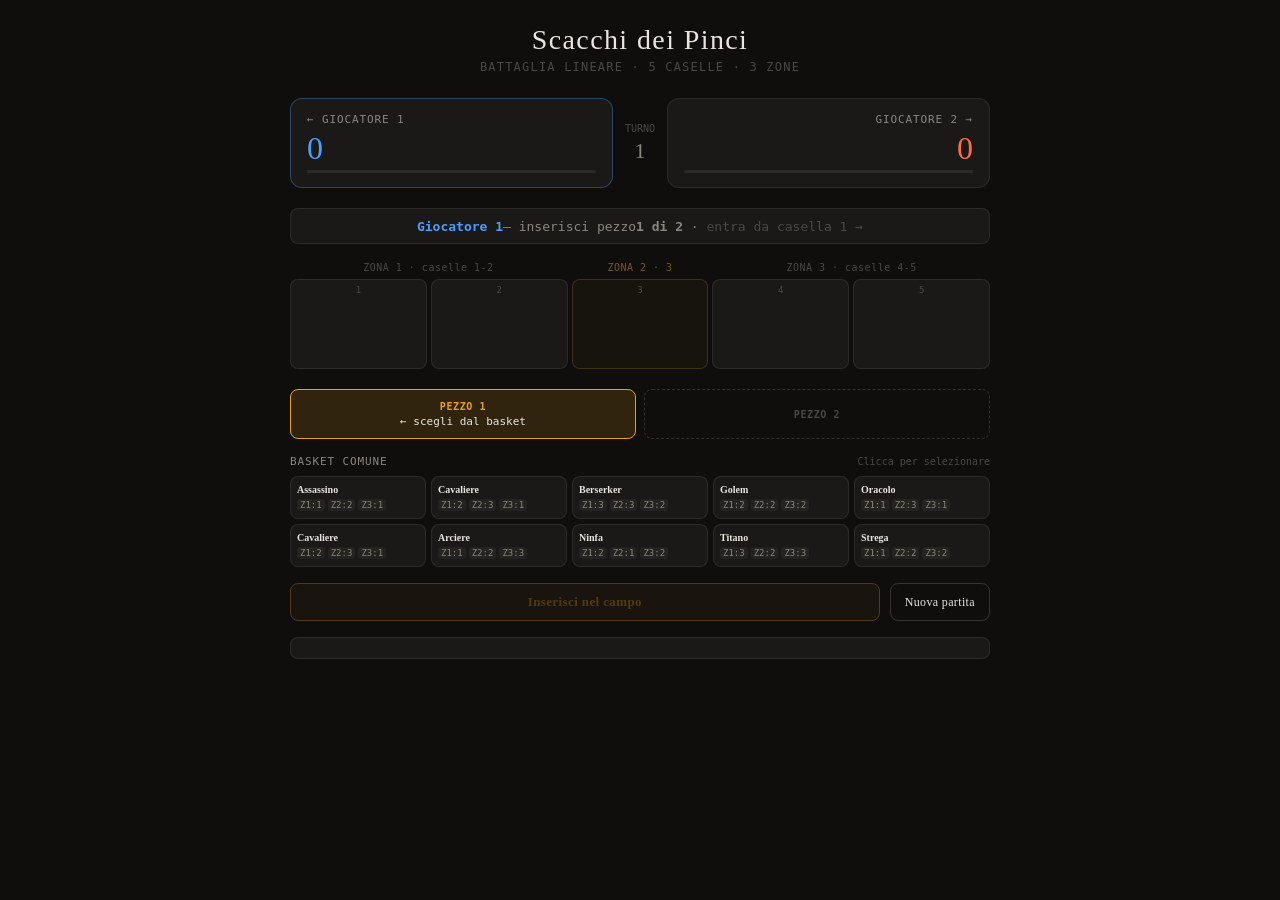
<file: scacchi_dei_pinci.html>
<!DOCTYPE html>
<html lang="it">
<head>
<meta charset="UTF-8">
<meta name="viewport" content="width=device-width, initial-scale=1.0">
<title>Scacchi dei Pinci</title>
<style>
  :root {
    --bg: #0f0e0d;
    --bg2: #1a1917;
    --bg3: #242320;
    --border: rgba(255,255,255,0.08);
    --border2: rgba(255,255,255,0.15);
    --text: #e8e5df;
    --text2: #8a8780;
    --text3: #4a4845;
    --p1: #4a9eff;
    --p1bg: rgba(74,158,255,0.12);
    --p1border: rgba(74,158,255,0.35);
    --p2: #ff6b47;
    --p2bg: rgba(255,107,71,0.12);
    --p2border: rgba(255,107,71,0.35);
    --gold: #e8a020;
    --goldbg: rgba(232,160,32,0.15);
    --radius: 8px;
    --radius-lg: 12px;
  }

  * { box-sizing: border-box; margin: 0; padding: 0; }

  body {
    background: var(--bg);
    color: var(--text);
    font-family: 'Georgia', serif;
    min-height: 100vh;
    display: flex;
    align-items: flex-start;
    justify-content: center;
    padding: 24px 16px;
  }

  #app { width: 100%; max-width: 700px; }

  /* HEADER */
  .header {
    text-align: center;
    margin-bottom: 24px;
  }
  .header h1 {
    font-size: 28px;
    font-weight: normal;
    letter-spacing: 0.05em;
    color: var(--text);
    margin-bottom: 4px;
  }
  .header p { font-size: 12px; color: var(--text3); font-family: monospace; letter-spacing: 0.1em; }

  /* SCOREBOARD */
  .scoreboard {
    display: grid;
    grid-template-columns: 1fr auto 1fr;
    gap: 12px;
    margin-bottom: 20px;
    align-items: center;
  }
  .score-card {
    background: var(--bg2);
    border: 1px solid var(--border);
    border-radius: var(--radius-lg);
    padding: 14px 16px;
    transition: border-color 0.25s;
  }
  .score-card.p1 { text-align: left; }
  .score-card.p2 { text-align: right; }
  .score-card.active.p1 { border-color: var(--p1border); }
  .score-card.active.p2 { border-color: var(--p2border); }
  .sc-label { font-size: 11px; color: var(--text2); margin-bottom: 6px; font-family: monospace; letter-spacing: 0.08em; }
  .sc-pts { font-size: 32px; line-height: 1; margin-bottom: 6px; }
  .score-card.p1 .sc-pts { color: var(--p1); }
  .score-card.p2 .sc-pts { color: var(--p2); }
  .sc-bar { height: 3px; background: var(--border); border-radius: 2px; overflow: hidden; }
  .sc-fill { height: 100%; border-radius: 2px; transition: width 0.5s ease; }
  .score-card.p1 .sc-fill { background: var(--p1); }
  .score-card.p2 .sc-fill { background: var(--p2); }
  .score-mid { text-align: center; }
  .sc-turn-label { font-size: 10px; color: var(--text3); font-family: monospace; margin-bottom: 4px; }
  .sc-turn-num { font-size: 22px; color: var(--text2); }

  /* TURN INFO */
  .turn-banner {
    text-align: center;
    font-family: monospace;
    font-size: 13px;
    color: var(--text2);
    margin-bottom: 16px;
    padding: 8px 16px;
    background: var(--bg2);
    border-radius: var(--radius);
    border: 1px solid var(--border);
    min-height: 36px;
    display: flex;
    align-items: center;
    justify-content: center;
  }
  .turn-banner .hl-p1 { color: var(--p1); font-weight: bold; }
  .turn-banner .hl-p2 { color: var(--p2); font-weight: bold; }

  /* CAMPO */
  .field-section { margin-bottom: 20px; }
  .zone-row {
    display: grid;
    grid-template-columns: 2fr 1fr 2fr;
    gap: 4px;
    margin-bottom: 4px;
  }
  .zone-lbl {
    font-size: 10px;
    color: var(--text3);
    text-align: center;
    font-family: monospace;
    letter-spacing: 0.05em;
    padding: 2px 0;
  }
  .field-row {
    display: grid;
    grid-template-columns: repeat(5, 1fr);
    gap: 4px;
  }
  .cell {
    background: var(--bg2);
    border: 1px solid var(--border);
    border-radius: var(--radius);
    min-height: 90px;
    display: flex;
    flex-direction: column;
    padding: 5px 4px;
    gap: 4px;
    position: relative;
    transition: box-shadow 0.15s, border-color 0.15s;
  }
  .cell.zone-center { border-color: rgba(232,160,32,0.2); background: rgba(232,160,32,0.04); }
  .cell.combat-flash { box-shadow: 0 0 0 2px var(--gold); border-color: var(--gold); }
  .cell-num {
    font-size: 9px;
    color: var(--text3);
    font-family: monospace;
    text-align: center;
    margin-bottom: 2px;
  }
  .piece-chip {
    border-radius: 5px;
    padding: 4px 5px;
    font-size: 9px;
    line-height: 1.4;
    position: relative;
  }
  .piece-chip.pc-p1 { background: var(--p1bg); border: 1px solid var(--p1border); }
  .piece-chip.pc-p2 { background: var(--p2bg); border: 1px solid var(--p2border); }
  .pc-name { font-weight: bold; font-size: 9px; white-space: nowrap; overflow: hidden; text-overflow: ellipsis; }
  .pc-p1 .pc-name { color: var(--p1); }
  .pc-p2 .pc-name { color: var(--p2); }
  .pc-vals { color: var(--text2); font-family: monospace; font-size: 8px; }
  .pc-zone-hi { color: var(--gold); font-weight: bold; }

  /* PHASE INDICATOR */
  .phase-indicator {
    display: grid;
    grid-template-columns: 1fr 1fr;
    gap: 8px;
    margin-bottom: 16px;
  }
  .phase-slot {
    border: 1px dashed var(--border2);
    border-radius: var(--radius);
    padding: 8px 10px;
    min-height: 50px;
    display: flex;
    flex-direction: column;
    align-items: center;
    justify-content: center;
    font-size: 11px;
    color: var(--text3);
    font-family: monospace;
    transition: border-color 0.2s, background 0.2s;
    text-align: center;
    gap: 3px;
  }
  .phase-slot.ps-done {
    border-style: solid;
    border-color: var(--border2);
    background: var(--bg2);
    color: var(--text2);
  }
  .phase-slot.ps-active {
    border-style: solid;
    border-color: var(--gold);
    background: var(--goldbg);
    color: var(--text);
  }
  .phase-slot.ps-active .ps-label { color: var(--gold); }
  .ps-label { font-size: 10px; font-weight: bold; letter-spacing: 0.06em; }
  .ps-piece-name { font-size: 12px; font-weight: bold; }
  .ps-piece-vals { font-size: 10px; color: var(--text2); }

  /* BASKET */
  .basket-header {
    display: flex;
    justify-content: space-between;
    align-items: center;
    margin-bottom: 8px;
  }
  .basket-label { font-size: 11px; color: var(--text2); font-family: monospace; letter-spacing: 0.08em; }
  .basket-hint { font-size: 10px; color: var(--text3); font-family: monospace; }
  .basket-grid {
    display: grid;
    grid-template-columns: repeat(5, 1fr);
    gap: 5px;
    margin-bottom: 16px;
  }
  .bcard {
    background: var(--bg2);
    border: 1px solid var(--border);
    border-radius: var(--radius);
    padding: 7px 6px;
    cursor: pointer;
    transition: border-color 0.15s, background 0.15s, transform 0.1s;
    user-select: none;
  }
  .bcard:hover { border-color: var(--border2); background: var(--bg3); }
  .bcard:active { transform: scale(0.97); }
  .bcard.selected { border-color: var(--gold); background: var(--goldbg); }
  .bcard.disabled { opacity: 0.3; cursor: not-allowed; pointer-events: none; }
  .bc-name { font-size: 10px; font-weight: bold; color: var(--text); margin-bottom: 4px; white-space: nowrap; overflow: hidden; text-overflow: ellipsis; }
  .bc-vals { display: flex; gap: 3px; flex-wrap: wrap; }
  .bcv { font-size: 9px; font-family: monospace; padding: 1px 3px; border-radius: 3px; background: var(--bg3); color: var(--text2); }

  /* ACTION BUTTON */
  .action-row {
    display: flex;
    gap: 10px;
    margin-bottom: 16px;
  }
  .btn {
    flex: 1;
    padding: 10px 16px;
    font-size: 13px;
    border-radius: var(--radius);
    border: 1px solid var(--border2);
    background: transparent;
    color: var(--text);
    cursor: pointer;
    font-family: 'Georgia', serif;
    transition: background 0.15s, opacity 0.15s;
    letter-spacing: 0.03em;
  }
  .btn:hover { background: var(--bg3); }
  .btn:active { transform: scale(0.98); }
  .btn:disabled { opacity: 0.3; cursor: not-allowed; }
  .btn.btn-insert {
    border-color: var(--gold);
    color: var(--gold);
    background: var(--goldbg);
    font-weight: bold;
  }
  .btn.btn-insert:hover { background: rgba(232,160,32,0.25); }
  .btn.btn-insert:disabled { opacity: 0.3; cursor: not-allowed; background: var(--goldbg); }
  .btn.btn-small { flex: none; padding: 10px 14px; font-size: 12px; }

  /* LOG */
  .log-wrap { background: var(--bg2); border: 1px solid var(--border); border-radius: var(--radius); padding: 10px 12px; max-height: 120px; overflow-y: auto; }
  .log-entry { font-size: 11px; font-family: monospace; line-height: 1.8; color: var(--text2); }
  .log-entry.le-combat { color: var(--text); }
  .lc-p1 { color: var(--p1); }
  .lc-p2 { color: var(--p2); }
  .lc-gold { color: var(--gold); font-weight: bold; }
  .lc-dim { color: var(--text3); }

  /* WINNER OVERLAY */
  .overlay {
    display: none;
    position: fixed;
    inset: 0;
    background: rgba(0,0,0,0.75);
    align-items: center;
    justify-content: center;
    z-index: 999;
  }
  .overlay.show { display: flex; }
  .win-box {
    background: var(--bg2);
    border: 1px solid var(--border2);
    border-radius: var(--radius-lg);
    padding: 40px 32px;
    text-align: center;
    max-width: 320px;
    width: 90%;
  }
  .win-icon { font-size: 40px; margin-bottom: 12px; }
  .win-title { font-size: 24px; font-weight: normal; margin-bottom: 8px; }
  .win-score { font-size: 14px; color: var(--text2); font-family: monospace; margin-bottom: 28px; }
  .win-btn {
    width: 100%;
    padding: 12px;
    background: var(--gold);
    color: var(--bg);
    border: none;
    border-radius: var(--radius);
    font-size: 14px;
    cursor: pointer;
    font-family: 'Georgia', serif;
    font-weight: bold;
    transition: opacity 0.15s;
  }
  .win-btn:hover { opacity: 0.85; }

  /* Responsive small screens */
  @media (max-width: 480px) {
    .basket-grid { grid-template-columns: repeat(5, 1fr); }
    .bc-name { font-size: 9px; }
    .cell { min-height: 78px; }
  }
</style>
</head>
<body>
<div id="app">
  <div class="header">
    <h1>Scacchi dei Pinci</h1>
    <p>BATTAGLIA LINEARE · 5 CASELLE · 3 ZONE</p>
  </div>

  <!-- SCOREBOARD -->
  <div class="scoreboard">
    <div class="score-card p1" id="sc1">
      <div class="sc-label">← GIOCATORE 1</div>
      <div class="sc-pts" id="pts1">0</div>
      <div class="sc-bar"><div class="sc-fill" id="bar1" style="width:0%"></div></div>
    </div>
    <div class="score-mid">
      <div class="sc-turn-label">TURNO</div>
      <div class="sc-turn-num" id="tnum">1</div>
    </div>
    <div class="score-card p2" id="sc2">
      <div class="sc-label" style="text-align:right">GIOCATORE 2 →</div>
      <div class="sc-pts" style="text-align:right" id="pts2">0</div>
      <div class="sc-bar"><div class="sc-fill" id="bar2" style="width:0%"></div></div>
    </div>
  </div>

  <!-- TURN BANNER -->
  <div class="turn-banner" id="tbanner"></div>

  <!-- CAMPO -->
  <div class="field-section">
    <div class="zone-row">
      <div class="zone-lbl">ZONA 1 · caselle 1-2</div>
      <div class="zone-lbl" style="color:rgba(232,160,32,0.5)">ZONA 2 · 3</div>
      <div class="zone-lbl">ZONA 3 · caselle 4-5</div>
    </div>
    <div class="field-row" id="field"></div>
  </div>

  <!-- PHASE SLOTS -->
  <div class="phase-indicator" id="phase-slots"></div>

  <!-- BASKET -->
  <div class="basket-header">
    <span class="basket-label">BASKET COMUNE</span>
    <span class="basket-hint" id="basket-hint"></span>
  </div>
  <div class="basket-grid" id="bgrid"></div>

  <!-- ACTIONS -->
  <div class="action-row">
    <button class="btn btn-insert" id="btn-ins" onclick="doInsert()" disabled>Inserisci nel campo</button>
    <button class="btn btn-small" onclick="resetGame()">Nuova partita</button>
  </div>

  <!-- LOG -->
  <div class="log-wrap" id="log"></div>
</div>

<!-- WINNER OVERLAY -->
<div class="overlay" id="overlay">
  <div class="win-box">
    <div class="win-icon">🏆</div>
    <div class="win-title" id="wtitle"></div>
    <div class="win-score" id="wscore"></div>
    <button class="win-btn" onclick="resetGame()">Nuova partita</button>
  </div>
</div>

<script>
// ─── DATI ────────────────────────────────────────────────────────────────────
const ALL_PIECES = [
  {name:"Guerriero",  z:[3,1,2]},
  {name:"Arciere",    z:[1,2,3]},
  {name:"Cavaliere",  z:[2,3,1]},
  {name:"Mago",       z:[1,3,2]},
  {name:"Paladin",    z:[3,2,1]},
  {name:"Ladro",      z:[2,1,3]},
  {name:"Drago",      z:[3,3,1]},
  {name:"Golem",      z:[2,2,2]},
  {name:"Strega",     z:[1,2,2]},
  {name:"Eroe",       z:[2,3,3]},
  {name:"Guardiano",  z:[3,1,1]},
  {name:"Fantasma",   z:[1,1,3]},
  {name:"Titano",     z:[3,2,3]},
  {name:"Ninfa",      z:[2,1,2]},
  {name:"Oracolo",    z:[1,3,1]},
  {name:"Berserker",  z:[3,3,2]},
  {name:"Sciamano",   z:[2,2,3]},
  {name:"Assassino",  z:[1,2,1]},
  {name:"Colossus",   z:[3,1,3]},
  {name:"Elementale", z:[2,3,2]},
];

const WIN_PTS = 30;

// zona (0-indexed) per ogni cella (0-indexed)
// cella 0,1 → zona 0 ; cella 2 → zona 1 ; cella 3,4 → zona 2
function zoneOf(c) { return c <= 1 ? 0 : c === 2 ? 1 : 2; }

// ─── STATO ───────────────────────────────────────────────────────────────────
let uid = 0;
function makePiece() {
  const t = ALL_PIECES[Math.floor(Math.random() * ALL_PIECES.length)];
  return { name: t.name, z: [...t.z], id: uid++ };
}

let G = {};

function initGame() {
  G = {
    pts:       [0, 0],
    turnNum:   1,
    // A chi tocca: 0=G1, 1=G2
    turn:      0,
    // Quale dei 2 pezzi del turno sta inserendo (0 o 1)
    pieceStep: 0,
    // Pipe: 5 celle, ogni cella ha p1 e p2 (il pezzo che occupa quella posizione, o null)
    pipe:      Array(5).fill(null).map(() => ({ p1: null, p2: null })),
    // Basket: 10 pezzi
    basket:    Array(10).fill(null).map(makePiece),
    // Indice basket selezionato (-1 = nessuno)
    selected:  -1,
    // Log stringhe HTML
    log:       [],
    over:      false,
  };
  renderAll();
}

// ─── LOGICA DI GIOCO ─────────────────────────────────────────────────────────

/**
 * Inserisce il pezzo nella pipe.
 * G1 inserisce sempre da sinistra (cella 0): tutto shift destra.
 * G2 inserisce sempre da destra (cella 4): tutto shift sinistra.
 */
function insertIntoPipe(piece) {
  const pipe = G.pipe;
  if (G.turn === 0) {
    // shift right: cella[4].p1 = cella[3].p1, ..., cella[0].p1 = pezzo
    for (let i = 4; i > 0; i--) pipe[i].p1 = pipe[i-1].p1;
    pipe[0].p1 = piece;
  } else {
    // shift left: cella[0].p2 = cella[1].p2, ..., cella[4].p2 = pezzo
    for (let i = 0; i < 4; i++) pipe[i].p2 = pipe[i+1].p2;
    pipe[4].p2 = piece;
  }
}

/**
 * Controlla tutti i combattimenti: ogni cella dove c'è sia p1 che p2.
 * Ritorna array di { cell, zone, p1, p2, winner } per animazioni/log.
 */
function resolveCombats() {
  const results = [];
  for (let c = 0; c < 5; c++) {
    const slot = G.pipe[c];
    if (!slot.p1 || !slot.p2) continue;
    const z = zoneOf(c);
    const v1 = slot.p1.z[z];
    const v2 = slot.p2.z[z];
    let winner = 0; // 0=pareggio, 1=G1, 2=G2
    if (v1 > v2) { G.pts[0]++; winner = 1; }
    else if (v2 > v1) { G.pts[1]++; winner = 2; }
    results.push({ cell: c, zone: z, p1: slot.p1, p2: slot.p2, v1, v2, winner });
  }
  return results;
}

function checkWin() {
  if (G.pts[0] >= WIN_PTS || G.pts[1] >= WIN_PTS) {
    G.over = true;
  }
}

// ─── INTERAZIONE ─────────────────────────────────────────────────────────────

function selectCard(idx) {
  if (G.over) return;
  G.selected = G.selected === idx ? -1 : idx;
  renderBasket();
  renderPhaseSlots();
  document.getElementById('btn-ins').disabled = G.selected < 0;
}

function doInsert() {
  if (G.selected < 0 || G.over) return;

  const piece = G.basket[G.selected];
  const pName = G.turn === 0 ? 'G1' : 'G2';
  const pStep = G.pieceStep + 1;

  // Log inserimento
  addLog(`<span class="${G.turn===0?'lc-p1':'lc-p2'}">${pName}</span> inserisce pezzo <b>${pStep}/2</b>: <b>${piece.name}</b> <span class="lc-dim">[Z1:${piece.z[0]} Z2:${piece.z[1]} Z3:${piece.z[2]}]</span>`);

  // Inserisci nella pipe
  insertIntoPipe(piece);

  // Risolvi combattimenti
  const fights = resolveCombats();
  fights.forEach(f => {
    let msg;
    if (f.winner === 1) {
      msg = `<span class="lc-gold">⚔</span> Casella ${f.cell+1} zona ${f.zone+1}: <span class="lc-p1">${f.p1.name}</span> <b>${f.v1}</b> > <span class="lc-p2">${f.p2.name}</span> ${f.v2} → <span class="lc-gold">+1 G1</span>`;
    } else if (f.winner === 2) {
      msg = `<span class="lc-gold">⚔</span> Casella ${f.cell+1} zona ${f.zone+1}: <span class="lc-p2">${f.p2.name}</span> <b>${f.v2}</b> > <span class="lc-p1">${f.p1.name}</span> ${f.v1} → <span class="lc-gold">+1 G2</span>`;
    } else {
      msg = `<span class="lc-dim">≈</span> Casella ${f.cell+1} zona ${f.zone+1}: ${f.p1.name} ${f.v1} = ${f.p2.name} ${f.v2} — <span class="lc-dim">pareggio</span>`;
    }
    addLog(msg, true);
    flashCell(f.cell);
  });

  // Rimpiazza il pezzo nel basket
  G.basket[G.selected] = makePiece();
  G.selected = -1;

  // Avanza il passo del turno
  if (G.pieceStep === 0) {
    G.pieceStep = 1;
  } else {
    G.pieceStep = 0;
    G.turn = 1 - G.turn;
    if (G.turn === 0) G.turnNum++;
  }

  checkWin();
  renderAll();

  if (G.over) {
    setTimeout(showWinner, 600);
  }
}

function showWinner() {
  const w = G.pts[0] >= WIN_PTS ? 'Giocatore 1' : 'Giocatore 2';
  const wp = Math.max(G.pts[0], G.pts[1]);
  const lp = Math.min(G.pts[0], G.pts[1]);
  document.getElementById('wtitle').textContent = w + ' vince!';
  document.getElementById('wscore').textContent = `Punteggio finale: ${wp} – ${lp}`;
  document.getElementById('overlay').classList.add('show');
}

function resetGame() {
  document.getElementById('overlay').classList.remove('show');
  initGame();
}

function flashCell(idx) {
  const cells = document.querySelectorAll('.cell');
  if (!cells[idx]) return;
  cells[idx].classList.add('combat-flash');
  setTimeout(() => cells[idx].classList.remove('combat-flash'), 700);
}

function addLog(html, isCombat) {
  G.log.push({ html, isCombat: !!isCombat });
  if (G.log.length > 60) G.log.shift();
}

// ─── RENDER ──────────────────────────────────────────────────────────────────

function renderAll() {
  renderScore();
  renderBanner();
  renderField();
  renderPhaseSlots();
  renderBasket();
  renderLog();
}

function renderScore() {
  document.getElementById('pts1').textContent = G.pts[0];
  document.getElementById('pts2').textContent = G.pts[1];
  document.getElementById('bar1').style.width = Math.min(100, G.pts[0]/WIN_PTS*100) + '%';
  document.getElementById('bar2').style.width = Math.min(100, G.pts[1]/WIN_PTS*100) + '%';
  document.getElementById('tnum').textContent = G.turnNum;
  document.getElementById('sc1').classList.toggle('active', G.turn===0 && !G.over);
  document.getElementById('sc2').classList.toggle('active', G.turn===1 && !G.over);
}

function renderBanner() {
  if (G.over) {
    document.getElementById('tbanner').innerHTML = '<span class="lc-gold">Partita conclusa!</span>';
    return;
  }
  const pn = G.turn === 0
    ? '<span class="hl-p1">Giocatore 1</span>'
    : '<span class="hl-p2">Giocatore 2</span>';
  const dir = G.turn === 0 ? 'entra da casella 1 →' : '← entra da casella 5';
  const step = G.pieceStep + 1;
  document.getElementById('tbanner').innerHTML =
    `${pn} — inserisci pezzo <b>${step} di 2</b> &nbsp;·&nbsp; <span style="color:var(--text3)">${dir}</span>`;
}

function renderField() {
  const el = document.getElementById('field');
  el.innerHTML = '';
  for (let i = 0; i < 5; i++) {
    const z = zoneOf(i);
    const cell = document.createElement('div');
    cell.className = 'cell' + (i===2?' zone-center':'');

    const num = document.createElement('div');
    num.className = 'cell-num';
    num.textContent = i + 1;
    cell.appendChild(num);

    const slot = G.pipe[i];

    if (slot.p1) {
      const d = document.createElement('div');
      d.className = 'piece-chip pc-p1';
      // Evidenzia il valore della zona attuale
      const vals = slot.p1.z.map((v, zi) =>
        zi === z ? `<span class="pc-zone-hi">${v}</span>` : v
      ).join('·');
      d.innerHTML = `<div class="pc-name">${slot.p1.name}</div><div class="pc-vals">${vals}</div>`;
      cell.appendChild(d);
    }
    if (slot.p2) {
      const d = document.createElement('div');
      d.className = 'piece-chip pc-p2';
      const vals = slot.p2.z.map((v, zi) =>
        zi === z ? `<span class="pc-zone-hi">${v}</span>` : v
      ).join('·');
      d.innerHTML = `<div class="pc-name">${slot.p2.name}</div><div class="pc-vals">${vals}</div>`;
      cell.appendChild(d);
    }

    el.appendChild(cell);
  }
}

function renderPhaseSlots() {
  const el = document.getElementById('phase-slots');
  el.innerHTML = '';
  for (let s = 0; s < 2; s++) {
    const div = document.createElement('div');
    if (s < G.pieceStep) {
      div.className = 'phase-slot ps-done';
      div.innerHTML = `<span class="ps-label">PEZZO ${s+1}</span><span>✓ Inserito</span>`;
    } else if (s === G.pieceStep) {
      div.className = 'phase-slot ps-active';
      if (G.selected >= 0) {
        const p = G.basket[G.selected];
        div.innerHTML = `<span class="ps-label">PEZZO ${s+1} — SELEZIONATO</span><span class="ps-piece-name">${p.name}</span><span class="ps-piece-vals">Z1:${p.z[0]} Z2:${p.z[1]} Z3:${p.z[2]}</span>`;
      } else {
        div.innerHTML = `<span class="ps-label">PEZZO ${s+1}</span><span>← scegli dal basket</span>`;
      }
    } else {
      div.className = 'phase-slot';
      div.innerHTML = `<span class="ps-label">PEZZO ${s+1}</span>`;
    }
    el.appendChild(div);
  }
}

function renderBasket() {
  const el = document.getElementById('bgrid');
  el.innerHTML = '';
  G.basket.forEach((p, i) => {
    const d = document.createElement('div');
    d.className = 'bcard' + (i === G.selected ? ' selected' : '') + (G.over ? ' disabled' : '');
    d.innerHTML = `<div class="bc-name">${p.name}</div><div class="bc-vals"><span class="bcv">Z1:${p.z[0]}</span><span class="bcv">Z2:${p.z[1]}</span><span class="bcv">Z3:${p.z[2]}</span></div>`;
    d.onclick = () => selectCard(i);
    el.appendChild(d);
  });
  document.getElementById('basket-hint').textContent = G.over ? '' : 'Clicca per selezionare';
  document.getElementById('btn-ins').disabled = G.selected < 0 || G.over;
}

function renderLog() {
  const el = document.getElementById('log');
  el.innerHTML = G.log.slice(-30).map(l =>
    `<div class="log-entry${l.isCombat?' le-combat':''}">${l.html}</div>`
  ).join('');
  el.scrollTop = el.scrollHeight;
}

// ─── START ────────────────────────────────────────────────────────────────────
initGame();
</script>
</body>
</html>
</file>
